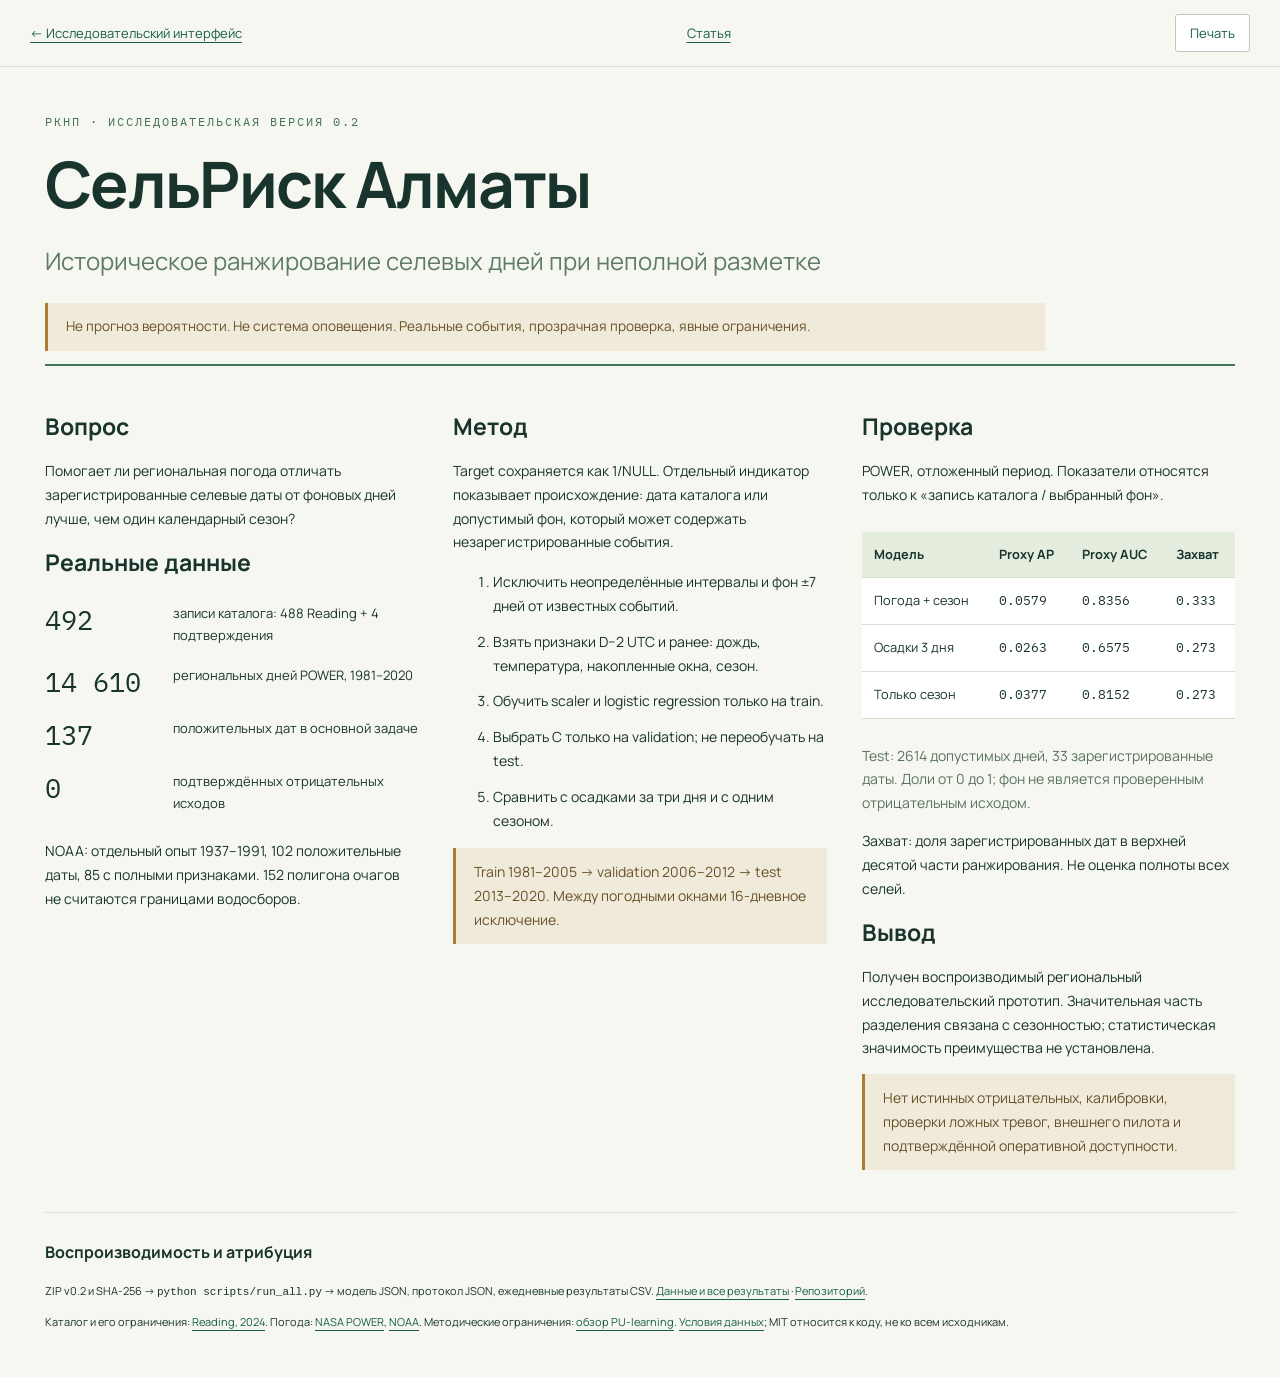
<file: docs/poster/poster.html>
<!doctype html><html lang="ru"><head><meta charset="utf-8"><meta name="viewport" content="width=device-width,initial-scale=1"><title>SelRisk-Almaty · исследовательский постер v0.2</title><link rel="stylesheet" href="../../web/materials.css"></head><body class="poster">
<nav class="material-nav"><a href="../../web/index.html">← Исследовательский интерфейс</a><a href="../article/article.md">Статья</a><button onclick="window.print()">Печать</button></nav><main>
<header><p class="eyebrow">РКНП · ИССЛЕДОВАТЕЛЬСКАЯ ВЕРСИЯ 0.2</p><h1>СельРиск Алматы</h1><p class="subtitle">Историческое ранжирование селевых дней при неполной разметке</p><p class="notice">Не прогноз вероятности. Не система оповещения. Реальные события, прозрачная проверка, явные ограничения.</p></header>
<div class="poster-grid"><section><h2>Вопрос</h2><p>Помогает ли региональная погода отличать зарегистрированные селевые даты от фоновых дней лучше, чем один календарный сезон?</p><h2>Реальные данные</h2><dl><dt>492</dt><dd>записи каталога: 488 Reading + 4 подтверждения</dd><dt>14 610</dt><dd>региональных дней POWER, 1981–2020</dd><dt>137</dt><dd>положительных дат в основной задаче</dd><dt>0</dt><dd>подтверждённых отрицательных исходов</dd></dl><p>NOAA: отдельный опыт 1937–1991, 102 положительные даты, 85 с полными признаками. 152 полигона очагов не считаются границами водосборов.</p></section>
<section><h2>Метод</h2><p>Target сохраняется как 1/NULL. Отдельный индикатор показывает происхождение: дата каталога или допустимый фон, который может содержать незарегистрированные события.</p><ol><li>Исключить неопределённые интервалы и фон ±7 дней от известных событий.</li><li>Взять признаки D−2 UTC и ранее: дождь, температура, накопленные окна, сезон.</li><li>Обучить scaler и logistic regression только на train.</li><li>Выбрать C только на validation; не переобучать на test.</li><li>Сравнить с осадками за три дня и с одним сезоном.</li></ol><p class="notice">Train 1981–2005 → validation 2006–2012 → test 2013–2020. Между погодными окнами 16-дневное исключение.</p></section>
<section><h2>Проверка</h2><p>POWER, отложенный период. Показатели относятся только к «запись каталога / выбранный фон».</p><div data-results>Загрузка результатов…</div><p>Захват: доля зарегистрированных дат в верхней десятой части ранжирования. Не оценка полноты всех селей.</p><h2>Вывод</h2><p>Получен воспроизводимый региональный исследовательский прототип. Значительная часть разделения связана с сезонностью; статистическая значимость преимущества не установлена.</p><p class="notice">Нет истинных отрицательных, калибровки, проверки ложных тревог, внешнего пилота и подтверждённой оперативной доступности.</p></section></div>
<footer><h3>Воспроизводимость и атрибуция</h3><p>ZIP v0.2 и SHA-256 → <code>python scripts/run_all.py</code> → модель JSON, протокол JSON, ежедневные результаты CSV. <a href="../../web/index.html#downloads">Данные и все результаты</a> · <a href="https://github.com/dulattastanbay-dev/selrisk-almaty">Репозиторий</a>.</p><p>Каталог и его ограничения: <a href="https://www.nature.com/articles/s44304-024-00050-7">Reading, 2024</a>. Погода: <a href="https://power.larc.nasa.gov/docs/referencing/">NASA POWER</a>, <a href="https://www.ncei.noaa.gov/pub/data/ghcn/daily/readme.txt">NOAA</a>. Методические ограничения: <a href="https://link.springer.com/article/10.1007/s10994-020-05877-5">обзор PU-learning</a>. <a href="../../datasets/NOTICE.md">Условия данных</a>; MIT относится к коду, не ко всем исходникам.</p></footer></main><script src="../../web/materials.js"></script></body></html>
</file>
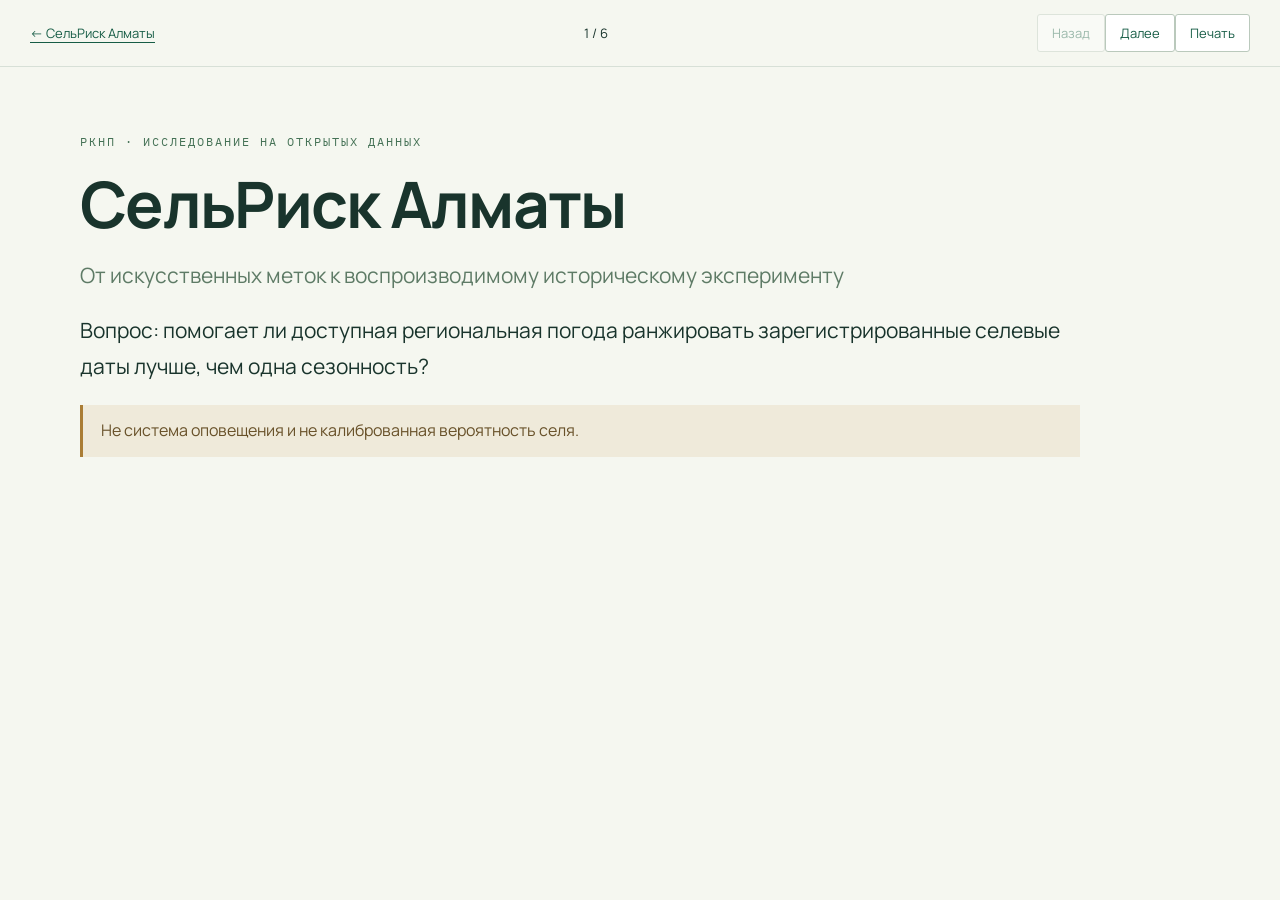
<file: docs/slides/slides.html>
<!doctype html><html lang="ru"><head><meta charset="utf-8"><meta name="viewport" content="width=device-width,initial-scale=1"><title>SelRisk-Almaty · презентация v0.2</title><link rel="stylesheet" href="../../web/materials.css"></head><body class="slides">
<nav class="material-nav"><a href="../../web/index.html">← СельРиск Алматы</a><span id="slide-count">1 / 6</span><div><button id="slide-prev">Назад</button><button id="slide-next">Далее</button><button onclick="window.print()">Печать</button></div></nav><main>
<section class="slide"><p class="eyebrow">РКНП · ИССЛЕДОВАНИЕ НА ОТКРЫТЫХ ДАННЫХ</p><h1>СельРиск Алматы</h1><p class="subtitle">От искусственных меток к воспроизводимому историческому эксперименту</p><p>Вопрос: помогает ли доступная региональная погода ранжировать зарегистрированные селевые даты лучше, чем одна сезонность?</p><p class="notice">Не система оповещения и не калиброванная вероятность селя.</p></section>
<section class="slide" hidden><p class="eyebrow">ДАННЫЕ / ПРОИСХОЖДЕНИЕ</p><h2>Наблюдение не равно полному учёту</h2><div class="big-facts"><div><b>492</b><span>каталожные записи</span></div><div><b>137</b><span>положительных дат POWER</span></div><div><b>0</b><span>истинных отрицательных</span></div></div><p>Основная задача: 14 610 региональных дней, 1981–2020. Отдельно NOAA: 20 088 дней, 102 положительные даты, 85 с полными признаками.</p><p>Интервалы дат и конфликт года сохраняются. Talgar не приравнивается к Left Talgar. Очаги не являются водосборами.</p><p><a href="https://www.nature.com/articles/s44304-024-00050-7">Исходный каталог Reading и ограничения</a> · <a href="https://power.larc.nasa.gov/docs/referencing/">POWER</a> · <a href="https://www.ncei.noaa.gov/pub/data/ghcn/daily/readme.txt">NOAA</a></p></section>
<section class="slide" hidden><p class="eyebrow">ДИЗАЙН / БЕЗ ПОДМЕНЫ ИСХОДОВ</p><h2>Presence-background, не «сель / нет селя»</h2><p>Target: 1 или NULL. Отдельный sample_origin: запись каталога или выбранный фон. Фон может включать незарегистрированные события.</p><ul><li>Неопределённые интервалы и фон ±7 дней исключаются.</li><li>Признаки POWER D−2 UTC и ранее, без подглядывания в целевой день.</li><li>Train 1981–2005 → validation 2006–2012 → test 2013–2020.</li><li>Scaler только на train. C только по validation. Test не подбирает модель.</li><li>Дождевой и сезонный ориентиры сравниваются на тех же днях.</li></ul><p><a href="https://link.springer.com/article/10.1007/s10994-020-05877-5">Почему PU-данные не дают вероятность без дополнительных предположений</a></p></section>
<section class="slide" hidden><p class="eyebrow">РЕЗУЛЬТАТЫ / ОТЛОЖЕННЫЙ POWER-ПЕРИОД</p><h2>Сезонность объясняет многое</h2><div data-results>Загрузка результатов…</div><p>Proxy AP и AUC измеряют различение происхождения метки, не точность прогноза всех селей. Захват относится только к зарегистрированным датам в верхней десятой части ранжирования.</p><p class="notice">Преимущество точечных метрик не доказывает статистическую значимость или переносимость на новые независимые штормы.</p></section>
<section class="slide" hidden><p class="eyebrow">ИНТЕРФЕЙС / ЗАЩИТА ОТ ЛОЖНОЙ УВЕРЕННОСТИ</p><h2>Нет данных не значит «безопасно»</h2><ul><li>Сайт и Streamlit читают реальные версионные артефакты.</li><li>Отображается балл decision function, а не sigmoid и проценты.</li><li>Будущая дата, пропуски и выход за train-диапазон скрывают балл.</li><li>Карта показывает только опубликованные очаги и координаты.</li><li>Исходники, SHA-256, скрипты и отчёт доступны для повторения.</li></ul><p><a href="../../web/index.html">Открыть исследовательский интерфейс</a> · <a href="../../web/index.html#downloads">Скачать данные и протокол</a></p></section>
<section class="slide" hidden><p class="eyebrow">ВЫВОД / ГРАНИЦЫ РЕЗУЛЬТАТА</p><h2>Исследовательский прототип,<br>не служба предупреждения</h2><p>Реализована проверяемая цепочка от источников до временного эксперимента. Недоказанные проценты и искусственная пространственная карта убраны из основного маршрута.</p><p>Далее нужны проверенные отрицательные исходы, полнота регистрации, разделение механизмов, независимые штормы, местная погода, водосборы и внешний пилот.</p><p class="notice">Готовность для РКНП: представлять как историческое исследование с ограничениями. Готовность для решения о безопасности: не установлена.</p><p><a href="../article/article.md">Статья</a> · <a href="../poster/poster.html">Постер</a> · <a href="https://github.com/dulattastanbay-dev/selrisk-almaty">Код</a> · <a href="../../datasets/NOTICE.md">Лицензии данных</a></p></section>
</main><script src="../../web/materials.js"></script></body></html>
</file>
<file: web/materials.css>
@import url('https://fonts.googleapis.com/css2?family=Manrope:wght@400;500;600;700;800&family=IBM+Plex+Mono:wght@400;500&display=swap');
*{box-sizing:border-box}body{margin:0;background:#f5f7f0;color:#19342c;font:16px/1.7 Manrope,Arial,sans-serif}a{color:#175d46;text-underline-offset:4px}button{font:inherit;border:1px solid #bac9bc;background:white;padding:7px 14px;color:#175d46;cursor:pointer;border-radius:3px}button:disabled{opacity:.4;cursor:default}.material-nav{display:flex;justify-content:space-between;gap:15px;padding:14px 30px;border-bottom:1px solid #d7e0d7;font-size:13px;align-items:center}.eyebrow{font:12px 'IBM Plex Mono',monospace;letter-spacing:2px;color:#457256}h1{font-size:clamp(36px,5vw,64px);line-height:1.1;letter-spacing:-1.7px;margin:20px 0}h2{font-size:32px;line-height:1.25;margin:18px 0}h3{font-size:16px}p{max-width:1000px}.subtitle{font-size:24px;line-height:1.5;color:#5e7b66}.notice{border-left:3px solid #aa7d35;padding:12px 18px;background:#efeada;color:#685129;font-size:.85em}table{border-collapse:collapse;width:100%;font-size:.8em;background:white;margin:25px 0}th,td{border-bottom:1px solid #d2dfd0;padding:12px;text-align:left}th{background:#e5eddf}td:not(:first-child){font-family:'IBM Plex Mono',monospace}li{margin:12px 0}.result-note{font-size:.75em;color:#5a7261}.poster main{max-width:1600px;margin:auto;padding:35px 45px}.poster header{border-bottom:2px solid #427556;margin-bottom:28px}.poster-grid{display:grid;grid-template-columns:repeat(3,1fr);gap:35px}.poster-grid section{min-width:0}.poster-grid h2{font-size:23px}.poster-grid p,.poster-grid li{font-size:14px}.poster dl{display:grid;grid-template-columns:85px 1fr;gap:18px;margin:25px 0}.poster dt{font:27px 'IBM Plex Mono',monospace}.poster dd{margin:0;font-size:13px}.poster footer{border-top:1px solid #d7e0d7;margin-top:28px;padding-top:10px;font-size:11px}.slides .slide{max-width:1250px;min-height:calc(100vh - 72px);padding:55px 65px;margin:auto}.slides h2{font-size:clamp(30px,4vw,50px);margin-bottom:35px}.slides .slide>p,.slides li{font-size:21px}.slides .slide>.notice{font-size:16px}.slides .slide>.eyebrow{font-size:12px}.big-facts{display:grid;grid-template-columns:repeat(3,1fr);gap:30px;margin:40px 0}.big-facts b{font:52px 'IBM Plex Mono',monospace;display:block}.big-facts span{font-size:14px;display:block}.slides table{font-size:20px}.slides .result-note{font-size:14px}[hidden]{display:none!important}
.poster dl{grid-template-columns:110px 1fr}.poster dt{white-space:nowrap}
@media(max-width:800px){.poster-grid{grid-template-columns:1fr}.poster main,.slides .slide{padding:28px 22px}.slides .slide>p,.slides li{font-size:17px}.material-nav{padding:12px;flex-wrap:wrap}.big-facts{gap:16px}.big-facts b{font-size:32px}.slides table{font-size:12px}th,td{padding:8px}.subtitle{font-size:21px}}
@media print{.material-nav{display:none}.slides .slide[hidden]{display:block!important}.slides .slide{break-after:page;min-height:0;padding:25px}.slides .slide:last-child{break-after:auto}.poster main{padding:0}.poster-grid{grid-template-columns:repeat(3,1fr);gap:25px}.poster p,.poster li{font-size:12px}.poster h1{font-size:44px}.poster .subtitle{font-size:20px}@page{size:A3 landscape;margin:12mm}}
</file>
